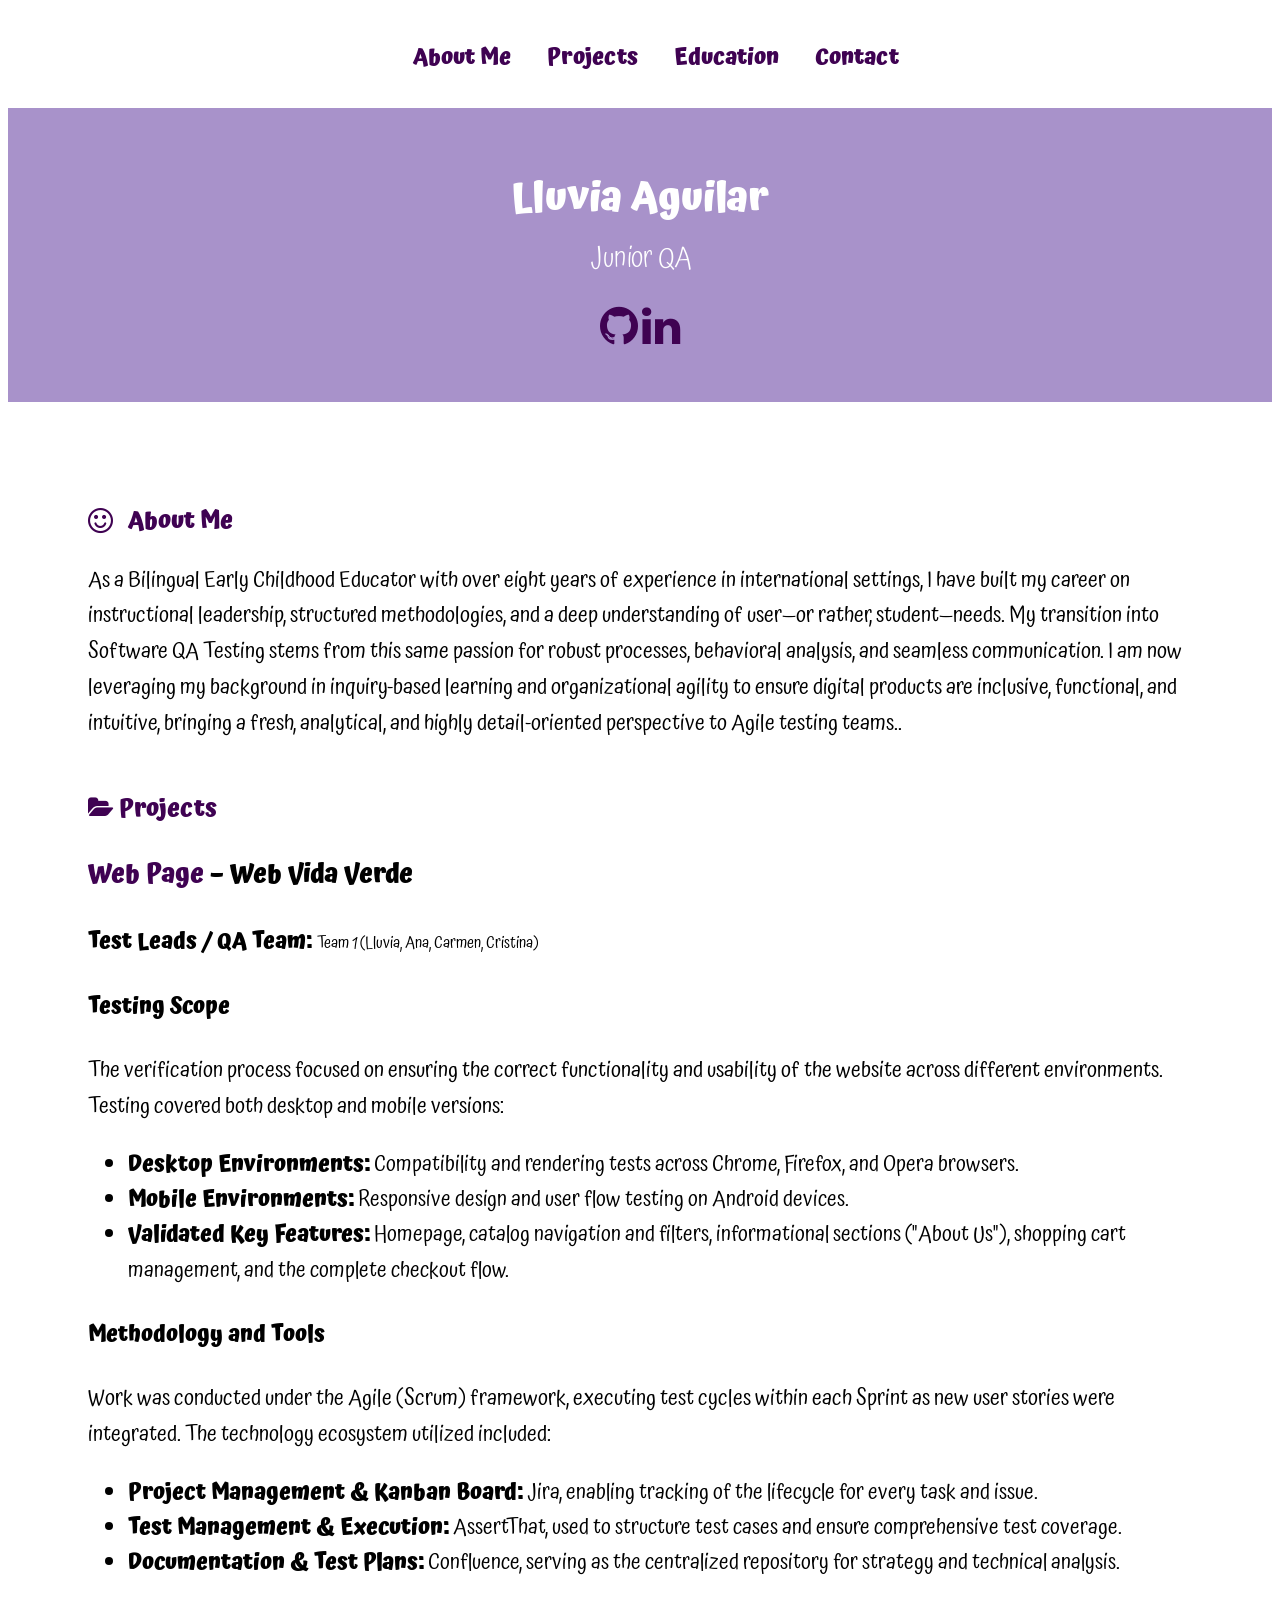
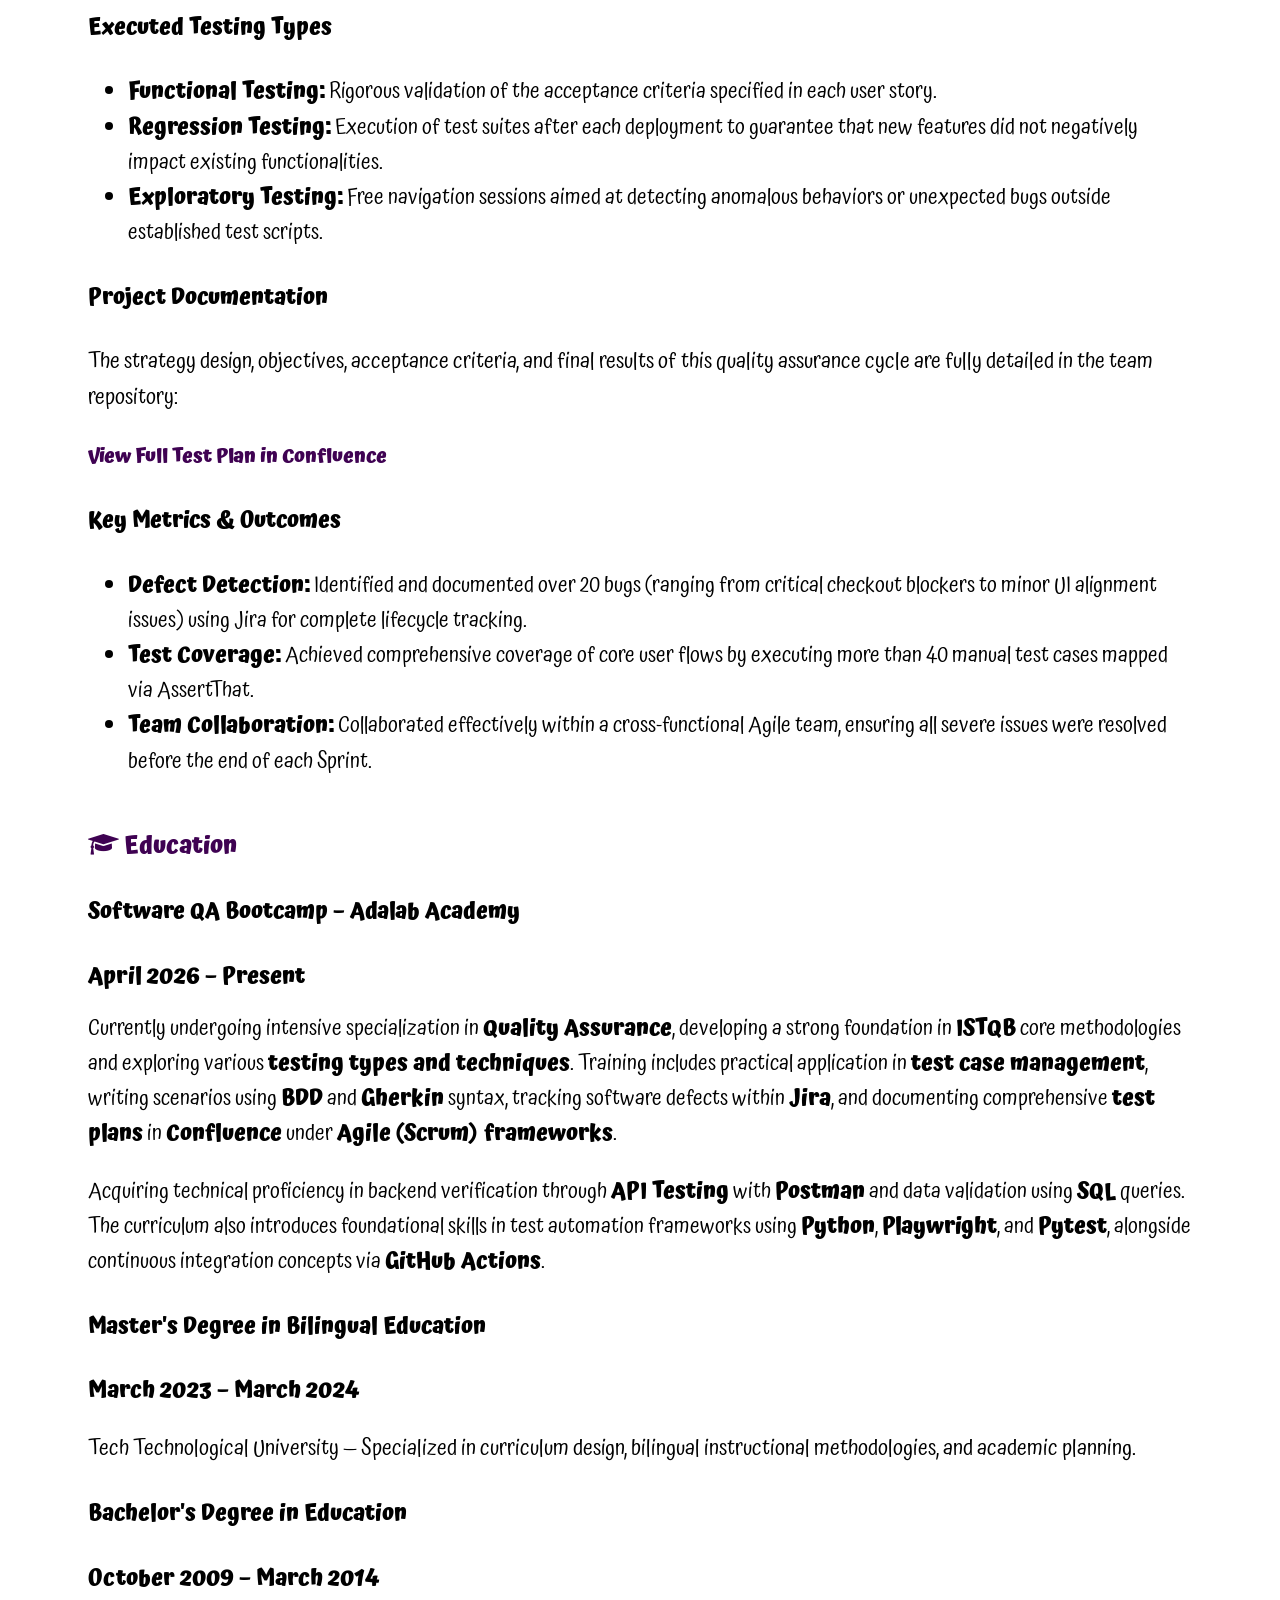
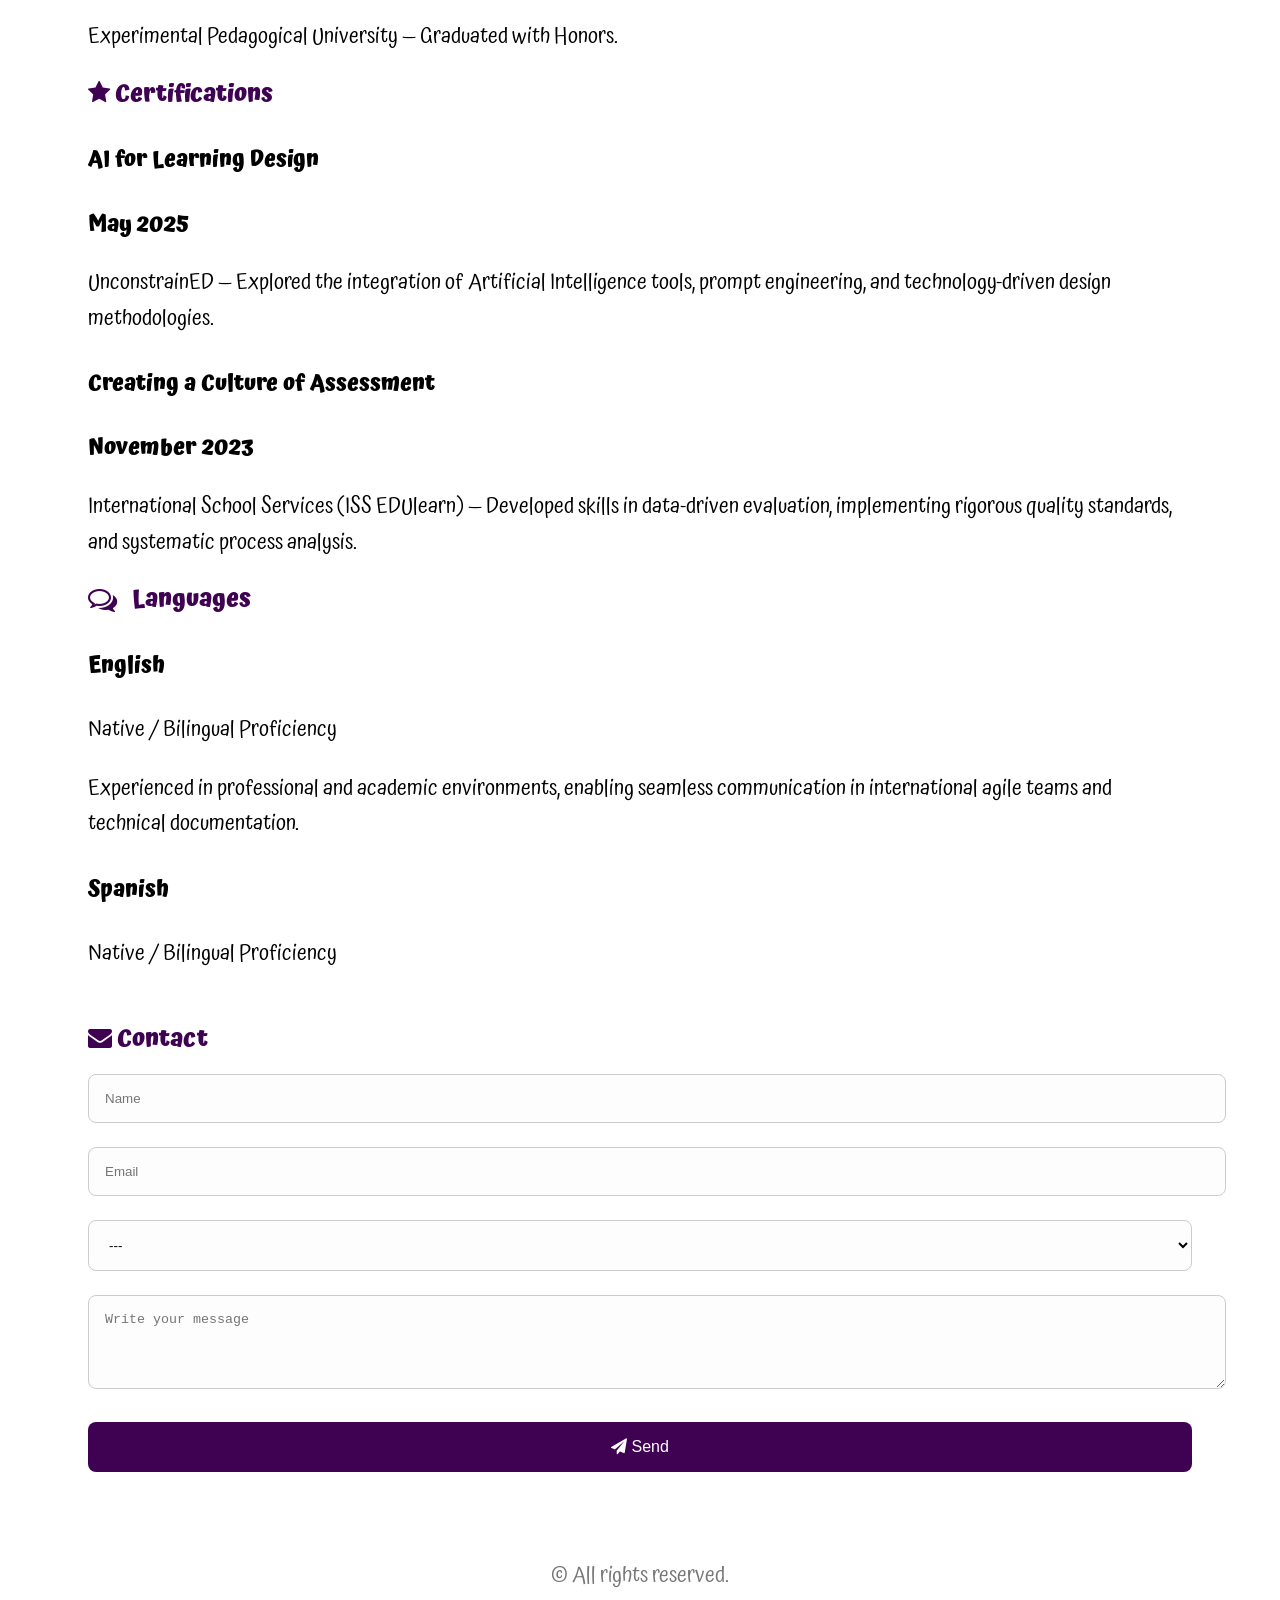
<file: index.html>
<!DOCTYPE html>
<html lang="es">

<head>
  <meta charset="UTF-8" />
  <meta name="viewport" content="width=device-width, initial-scale=1.0" />
  <meta name="description" content="Portfolio QA Junior Lluvia Aguilar" />
  <meta name="author" content="Lluvia Aguilar" />
  <title>Lluvia Aguilar - Portfolio</title>
<link href="https://fonts.googleapis.com/css?family=Atma" rel="stylesheet">
<link href="style.css" rel="stylesheet" />
  <!-- Importar Font Awesome para los iconos -->
  <link rel="stylesheet" href="https://cdnjs.cloudflare.com/ajax/libs/font-awesome/4.7.0/css/font-awesome.min.css" />
</head>

<body>
        <!-- Menú de navegación -->
  <nav>
      <ul>
        <li><a id="aboutme" href="#aboutme">About Me</a></li>
        <li><a id="menuprojects" href="#projects">Projects</a></li>
        <li><a id="menueducation" href="#education">Education</a></li>
        <li><a id="menucontact" href="#contact">Contact</a></li>
      </ul>
    </nav>
  <header>
    <h1 id="minombre">Lluvia Aguilar</h1>
    <p id="titulo">Junior QA</p>
    <p>
      <a id="linkgithub" href="https://github.com/LluviaAQAOrganization" title="GitHub"
        class="fa fa-github fa-2x" aria-label="GitHub"></a>
      <a id="linklinkedin" href="https://www.linkedin.com/in/lluvia-aguilar-l-34731b346/" title="LinkedIn"
        class="fa fa-linkedin fa-2x" aria-label="LinkedIn"></a>
    </p>
  </header>
  <main>
    <section id="aboutme">
     <h2 id="tituloaboutme">
  <i class="fa fa-smile-o"></i> About Me
</h2>
<p>As a Bilingual Early Childhood Educator with over eight years of experience in international settings, I have built my career on instructional leadership, structured methodologies, and a deep understanding of user—or rather, student—needs. My transition into Software QA Testing stems from this same passion for robust processes, behavioral analysis, and seamless communication. I am now leveraging my background in inquiry-based learning and organizational agility to ensure digital products are inclusive, functional, and intuitive, bringing a fresh, analytical, and highly detail-oriented perspective to Agile testing teams..
</p>

    </section>

    <section id="projects">
      <h2 id="tituloprojects">
        <i class="fa fa-folder-open"></i> Projects
      </h2>

      <h3>
        <a id="linkproyectoapi" href="https://web-qa.dev.adalab.es/" target="_blank">Web Page</a>
        – Web Vida Verde
      </h3>
      <h4>Test Leads / QA Team: <span class="team-description">Team 1 (Lluvia, Ana, Carmen, Cristina)</span></h4>

  <h4>Testing Scope</h4>
<p>
  The verification process focused on ensuring the correct functionality and usability of the website across different environments. Testing covered both desktop and mobile versions:
</p>
<ul>
  <li><strong>Desktop Environments:</strong> Compatibility and rendering tests across Chrome, Firefox, and Opera browsers.</li>
  <li><strong>Mobile Environments:</strong> Responsive design and user flow testing on Android devices.</li>
  <li><strong>Validated Key Features:</strong> Homepage, catalog navigation and filters, informational sections ("About Us"), shopping cart management, and the complete checkout flow.</li>
</ul>

<h4>Methodology and Tools</h4>
<p>
  Work was conducted under the Agile (Scrum) framework, executing test cycles within each Sprint as new user stories were integrated. The technology ecosystem utilized included:
</p>
<ul>
  <li><strong>Project Management & Kanban Board:</strong> Jira, enabling tracking of the lifecycle for every task and issue.</li>
  <li><strong>Test Management & Execution:</strong> AssertThat, used to structure test cases and ensure comprehensive test coverage.</li>
  <li><strong>Documentation & Test Plans:</strong> Confluence, serving as the centralized repository for strategy and technical analysis.</li>
</ul>

<h4>Executed Testing Types</h4>
<ul>
  <li><strong>Functional Testing:</strong> Rigorous validation of the acceptance criteria specified in each user story.</li>
  <li><strong>Regression Testing:</strong> Execution of test suites after each deployment to guarantee that new features did not negatively impact existing functionalities.</li>
  <li><strong>Exploratory Testing:</strong> Free navigation sessions aimed at detecting anomalous behaviors or unexpected bugs outside established test scripts.</li>
</ul>

<h4>Project Documentation</h4>
<p>
  The strategy design, objectives, acceptance criteria, and final results of this quality assurance cycle are fully detailed in the team repository:
</p>
<p>
  <strong><a href="https://bootcampqa-equipo1.atlassian.net/wiki/spaces/E1/pages/98306/Plan+de+Pruebas+-+Web+Vida+Verde" target="_blank" style="color: #3f0252; font-size: 20px;">View Full Test Plan in Confluence</a></strong>
</p>
 
<h4>Key Metrics & Outcomes</h4>
<ul>
  <li><strong>Defect Detection:</strong> Identified and documented over 20 bugs (ranging from critical checkout blockers to minor UI alignment issues) using Jira for complete lifecycle tracking.</li>
  <li><strong>Test Coverage:</strong> Achieved comprehensive coverage of core user flows by executing more than 40 manual test cases mapped via AssertThat.</li>
  <li><strong>Team Collaboration:</strong> Collaborated effectively within a cross-functional Agile team, ensuring all severe issues were resolved before the end of each Sprint.</li>
</ul>

    </section>

    <section id="education">
      <h2 id="tituloeducacion">
        <i class="fa fa-graduation-cap"></i> Education
      </h2>

      <h4>Software QA Bootcamp – Adalab Academy</h4>
<p><strong>April 2026 – Present</strong></p>

    Currently undergoing intensive specialization in <strong>Quality Assurance</strong>, developing a strong foundation in 
    <strong>ISTQB</strong> core methodologies and exploring various <strong>testing types and techniques</strong>. 
    Training includes practical application in <strong>test case management</strong>, writing scenarios using 
    <strong>BDD</strong> and <strong>Gherkin</strong> syntax, tracking software defects within <strong>Jira</strong>, 
    and documenting comprehensive <strong>test plans</strong> in <strong>Confluence</strong> under <strong>Agile (Scrum) frameworks</strong>.
  </p>
  
    Acquiring technical proficiency in backend verification through <strong>API Testing</strong> with 
    <strong>Postman</strong> and data validation using <strong>SQL</strong> queries. The curriculum also introduces 
    foundational skills in test automation frameworks using <strong>Python</strong>, <strong>Playwright</strong>, and 
    <strong>Pytest</strong>, alongside continuous integration concepts via <strong>GitHub Actions</strong>.
  </p>

     <div class="education-block">
  <h4>Master's Degree in Bilingual Education</h4>
  <p class="date"><strong>March 2023 – March 2024</strong></p>
  <p>Tech Technological University — Specialized in curriculum design, bilingual instructional methodologies, and academic planning.</p>
</div>

<div class="education-block">
  <h4>Bachelor's Degree in Education</h4>
  <p class="date"><strong>October 2009 – March 2014</strong></p>
  <p>Experimental Pedagogical University — Graduated with Honors.</p>
</div>

<h2 id="titulocertificaciones">
  <i class="fa fa-star"></i> Certifications
</h2>
<div class="education-block">
  <h4>AI for Learning Design</h4>
  <p class="date"><strong>May 2025</strong></p>
  <p>UnconstrainED — Explored the integration of Artificial Intelligence tools, prompt engineering, and technology-driven design methodologies.</p>
</div>

<div class="education-block">
  <h4>Creating a Culture of Assessment</h4>
  <p class="date"><strong>November 2023</strong></p>
  <p>International School Services (ISS EDUlearn) — Developed skills in data-driven evaluation, implementing rigorous quality standards, and systematic process analysis.</p>
</div>

<section id="languages">
  <h2 id="titulolenguajes">
  <i class="fa fa-comments-o"></i> Languages
</h2>
  
  <div class="education-block">
    <h4>English</h4>
    <p class="education-date">Native / Bilingual Proficiency</p>
    <p>Experienced in professional and academic environments, enabling seamless communication in international agile teams and technical documentation.</p>
  </div>

  <div class="education-block">
    <h4>Spanish</h4>
    <p class="education-date">Native / Bilingual Proficiency</p>
  </div>
</section>

    </section>

<section id="contact">
  <h2 id="titulocontacto">
    <i class="fa fa-envelope"></i> Contact
  </h2>
  <form id="contactForm" onsubmit="return enviarFormulario(event)">
    <input id="nombre" type="text" placeholder="Name" required />
    <input id="email" type="email" placeholder="Email" required />
    <select id="asunto" required>
      <option value="">---</option>
      <option value="info">Information</option>
      <option value="job">Job Opportunity</option>
      <option value="other">Other</option>
    </select>
    <textarea id="mensaje" rows="4" placeholder="Write your message" required maxlength="500"></textarea>
    <button id="enviar" type="submit">
      <i class="fa fa-paper-plane"></i> Send
    </button>
  </form>
  <p id="formMessage"></p>
</section>


  <footer>
    <p>&copy; All rights reserved.</p>
  </footer>
  <script src="script.js" defer></script>
</body>
</html>
</file>
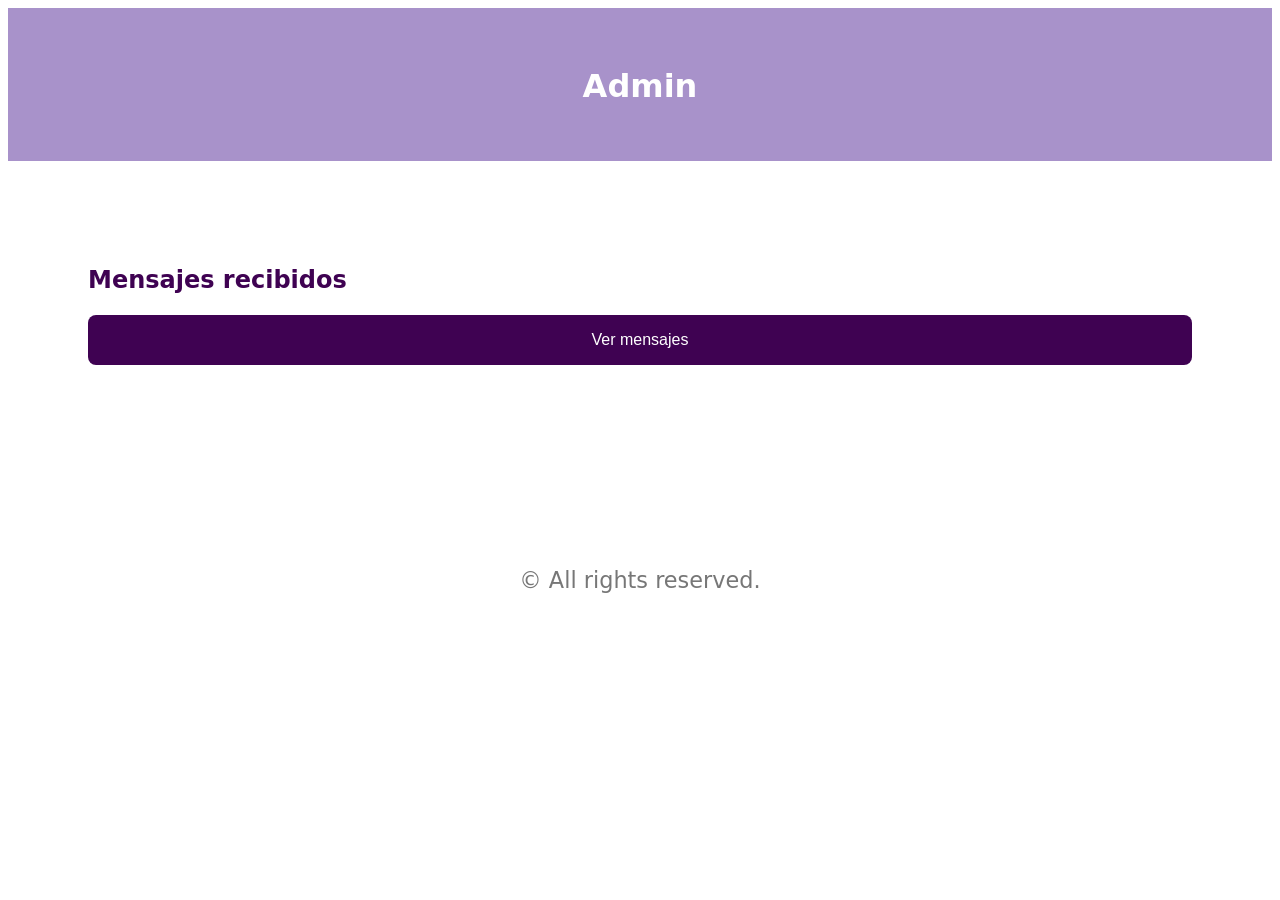
<file: admin.html>
<!DOCTYPE html>
<html lang="es">
<head>
  <meta charset="UTF-8">
  <title>Admin - Mensajes</title>
  <link rel="stylesheet" href="style.css">
</head>
<body>

<header>
  <h1>Admin</h1>
</header>

<main>
  <section id="admin">
    <h2>Mensajes recibidos</h2>
    <button id="verMensajes" onclick="mostrarDatos()">Ver mensajes</button>

    <table id="formsTable">

    </table>

    <p id="status"></p>
  </section>
</main>

<footer>
    <p>&copy; All rights reserved.</p>
</footer>

<script src="script.js"></script>

</body>
</html>
</file>
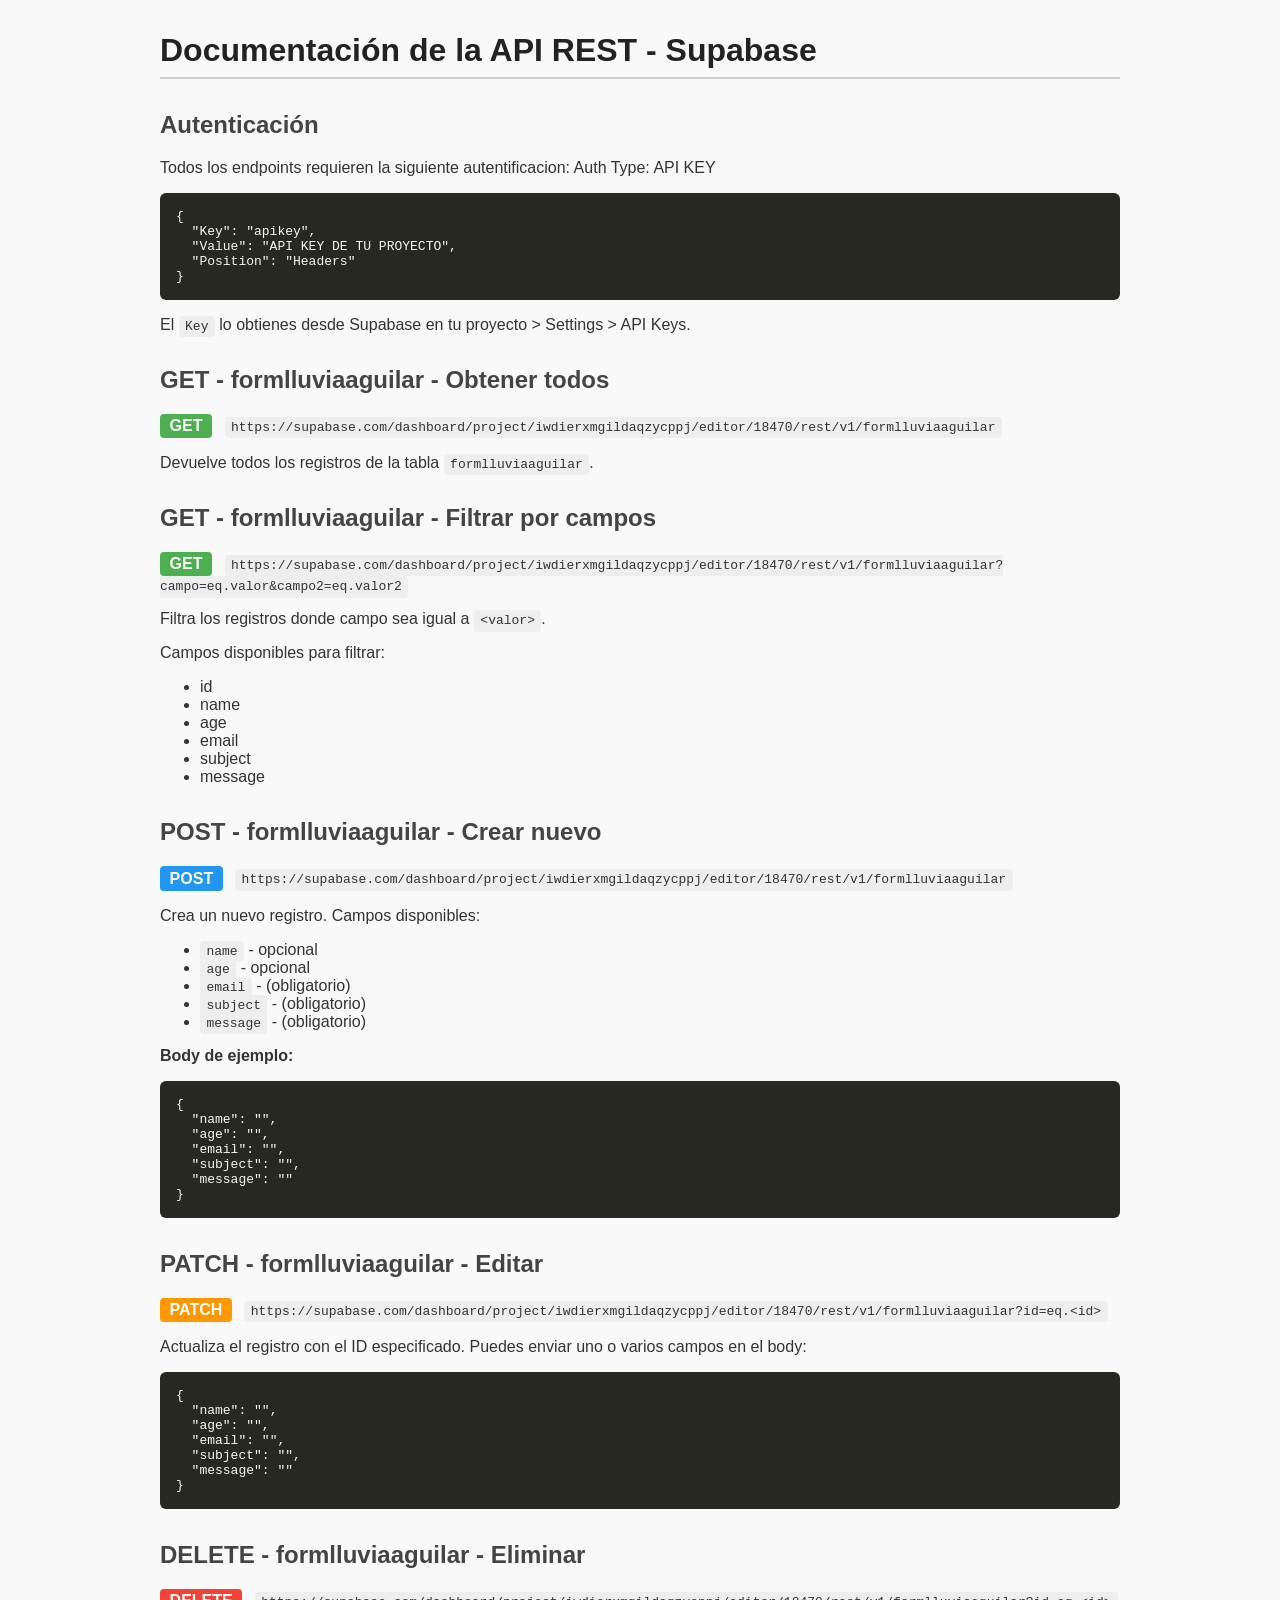
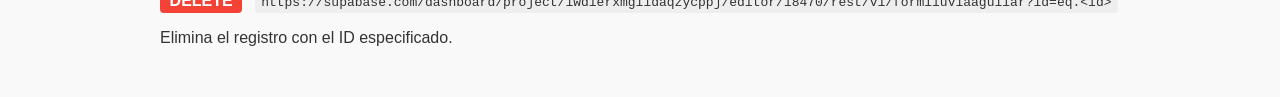
<file: apidoc.html>
<!DOCTYPE html>
<!-- saved from url=(0067)https://bootcamp-qa.github.io/ReportGenerator/documentacionapi.html -->
<html lang="es"><head><meta http-equiv="Content-Type" content="text/html; charset=UTF-8"><style>body {transition: opacity ease-in 0.2s; } 
body[unresolved] {opacity: 0; display: block; overflow: hidden; position: relative; } 
</style>
  
  <title>Documentación API Supabase</title>
  <style>
    body {
      font-family: 'Segoe UI', sans-serif;
      margin: 2rem auto;
      max-width: 960px;
      background: #f9f9f9;
      color: #333;
    }
    h1 { color: #222; border-bottom: 2px solid #ccc; padding-bottom: 0.5rem; }
    h2 { margin-top: 2rem; color: #444; }
    code { background: #eee; padding: 0.2rem 0.4rem; border-radius: 4px; }
    pre {
      background: #272822;
      color: #f8f8f2;
      padding: 1rem;
      border-radius: 6px;
      overflow-x: auto;
    }
    .method {
      display: inline-block;
      font-weight: bold;
      padding: 0.2rem 0.6rem;
      border-radius: 4px;
      margin-right: 0.5rem;
      color: white;
    }
    .GET { background: #4caf50; }
    .POST { background: #2196f3; }
    .PATCH { background: #ff9800; }
    .DELETE { background: #f44336; }

    label {
      display: block;
      margin-top: 1rem;
      font-weight: bold;
    }
    input[type=text] {
      width: 100%;
      padding: 0.5rem;
      font-size: 1rem;
      margin-top: 0.3rem;
      box-sizing: border-box;
    }
    button {
      margin-top: 1.5rem;
      padding: 0.6rem 1rem;
      font-size: 1rem;
      cursor: pointer;
    }
  </style>
</head>
<body>

<h1>Documentación de la API REST - Supabase</h1>

<form id="form" onsubmit="return false;" style="display: none;">
  <label for="tableName">Nombre de la tabla:</label>
  <input type="text" id="tableName" placeholder="clientes" required="">

  <label for="columns">Columnas (separadas por coma, * indica obligatorio):</label>
  <input type="text" id="columns" placeholder="nombre, telefono*, correo*" required="">

  <label for="baseUrl">Base URL:</label>
  <input type="text" id="baseUrl" placeholder="https://proyecto.supabase.co" required="">

  <button onclick="generate()">GENERAR DOCUMENTACION API</button>
</form>

<!-- Aquí pondremos la documentación generada -->
<div id="docs" style="margin-top:2rem;">
        <h2>Autenticación</h2>
    <p>Todos los endpoints requieren la siguiente autentificacion: Auth Type: API KEY</p>
    <pre>{
  "Key": "apikey",
  "Value": "API KEY DE TU PROYECTO",
  "Position": "Headers"
}</pre>
    <p>El <code>Key</code> lo obtienes desde Supabase en tu proyecto &gt; Settings &gt; API Keys.</p>
  
    <h2>GET - formlluviaaguilar - Obtener todos </h2>
    <p><span class="method GET">GET</span> <code>https://supabase.com/dashboard/project/iwdierxmgildaqzycppj/editor/18470/rest/v1/formlluviaaguilar</code></p>
    <p>Devuelve todos los registros de la tabla <code>formlluviaaguilar</code>.</p>

    <h2>GET - formlluviaaguilar - Filtrar por campos</h2>
    <p><span class="method GET">GET</span> <code>https://supabase.com/dashboard/project/iwdierxmgildaqzycppj/editor/18470/rest/v1/formlluviaaguilar?campo=eq.valor&amp;campo2=eq.valor2</code></p>
    <p>Filtra los registros donde campo sea igual a <code>&lt;valor&gt;</code>.</p>
    <p>Campos disponibles para filtrar:</p>
    <ul>
      <li>id</li><li>name</li><li>age</li><li>email</li><li>subject</li><li>message</li>
    </ul>

    <h2>POST - formlluviaaguilar - Crear nuevo</h2>
    <p><span class="method POST">POST</span> <code>https://supabase.com/dashboard/project/iwdierxmgildaqzycppj/editor/18470/rest/v1/formlluviaaguilar</code></p>
    <p>Crea un nuevo registro. Campos disponibles:</p>
    <ul>
      <li><code>name</code> - opcional</li><li><code>age</code> - opcional</li><li><code>email</code> -  (obligatorio)</li><li><code>subject</code> -  (obligatorio)</li><li><code>message</code> -  (obligatorio)</li>
    </ul>
    <p><strong>Body de ejemplo:</strong></p>
    <pre>{
  "name": "",
  "age": "",
  "email": "",
  "subject": "",
  "message": ""
}</pre>

    <h2>PATCH - formlluviaaguilar - Editar </h2>
    <p><span class="method PATCH">PATCH</span> <code>https://supabase.com/dashboard/project/iwdierxmgildaqzycppj/editor/18470/rest/v1/formlluviaaguilar?id=eq.&lt;id&gt;</code></p>
    <p>Actualiza el registro con el ID especificado. Puedes enviar uno o varios campos en el body:</p>
    <pre>{
  "name": "<nuevo string="">",
  "age": "<nuevo string="">",
  "email": "<nuevo string="">",
  "subject": "<nuevo string="">",
  "message": "<nuevo string="">"
}</nuevo></nuevo></nuevo></nuevo></nuevo></pre>

    <h2>DELETE - formlluviaaguilar - Eliminar </h2>
    <p><span class="method DELETE">DELETE</span> <code>https://supabase.com/dashboard/project/iwdierxmgildaqzycppj/editor/18470/rest/v1/formlluviaaguilar?id=eq.&lt;id&gt;</code></p>
    <p>Elimina el registro con el ID especificado.</p>


  </div>

<script>
function generate() {
  let tableName = document.getElementById('tableName').value.trim() || 'clientes';
  const columnsRaw = document.getElementById('columns').value.trim();
  const baseUrlRaw = document.getElementById('baseUrl').value.trim() || 'https://<TU_PROYECTO>.supabase.co';

  // Procesar columnas
  const colsArr = columnsRaw.split(',').map(c => c.trim()).filter(c => c.length > 0);

  const columns = colsArr.map(col => {
    let required = false;
    let name = col;
    if (col.endsWith('*')) {
      required = true;
      name = col.slice(0, -1).trim();
    }
    return { name, type: "string", required };
  });

  const baseUrl = `${baseUrlRaw}/rest/v1/${tableName}`;

  function generatePostBody() {
    const obj = {};
    columns.forEach(col => {
      if (col.name !== "id") {
        obj[col.name] = "";
      }
    });
    return JSON.stringify(obj, null, 2);
  }

  function generatePatchBody() {
    const obj = {};
    columns.forEach(col => {
      if (col.name !== "id") {
        obj[col.name] = `<nuevo ${col.type}>`;
      }
    });
    return JSON.stringify(obj, null, 2);
  }

  // Construir el HTML para la documentación
  let html = `
        <h2>Autenticación</h2>
    <p>Todos los endpoints requieren la siguiente autentificacion: Auth Type: API KEY</p>
    <pre>{
  "Key": "apikey",
  "Value": "API KEY DE TU PROYECTO",
  "Position": "Headers"
}</pre>
    <p>El <code>Key</code> lo obtienes desde Supabase en tu proyecto &gt; Settings &gt; API Keys.</p>
  
    <h2>GET - ${tableName} - Obtener todos </h2>
    <p><span class="method GET">GET</span> <code>${baseUrl}</code></p>
    <p>Devuelve todos los registros de la tabla <code>${tableName}</code>.</p>

    <h2>GET - ${tableName} - Filtrar por campos</h2>
    <p><span class="method GET">GET</span> <code>${baseUrl}?campo=eq.valor&campo2=eq.valor2</code></p>
    <p>Filtra los registros donde campo sea igual a <code>&lt;valor&gt;</code>.</p>
    <p>Campos disponibles para filtrar:</p>
    <ul>
      ${columns.map(col => `<li>${col.name}</li>`).join('')}
    </ul>

    <h2>POST - ${tableName} - Crear nuevo</h2>
    <p><span class="method POST">POST</span> <code>${baseUrl}</code></p>
    <p>Crea un nuevo registro. Campos disponibles:</p>
    <ul>
      ${columns.filter(c => c.name !== 'id').map(col => `<li><code>${col.name}</code> - ${col.required ? " (obligatorio)" : "opcional"}</li>`).join('')}
    </ul>
    <p><strong>Body de ejemplo:</strong></p>
    <pre>${generatePostBody()}</pre>

    <h2>PATCH - ${tableName} - Editar </h2>
    <p><span class="method PATCH">PATCH</span> <code>${baseUrl}?id=eq.&lt;id&gt;</code></p>
    <p>Actualiza el registro con el ID especificado. Puedes enviar uno o varios campos en el body:</p>
    <pre>${generatePatchBody()}</pre>

    <h2>DELETE - ${tableName} - Eliminar </h2>
    <p><span class="method DELETE">DELETE</span> <code>${baseUrl}?id=eq.&lt;id&gt;</code></p>
    <p>Elimina el registro con el ID especificado.</p>


  `;

  document.getElementById('docs').innerHTML = html;
   document.getElementById('form').style.display = 'none';
  
}


</script>




<veepn-lock-screen><template shadowrootmode="open"><style>html{box-sizing:border-box;text-size-adjust:100%;word-break:normal;tab-size:4}*,:before,:after{background-repeat:no-repeat;box-sizing:border-box}:before,:after{text-decoration:inherit;vertical-align:inherit}*{padding:0;margin:0}hr{overflow:visible;height:0;color:inherit;border:0;border-top:1px solid}details,main{display:block}summary{display:list-item}small{font-size:80%}[hidden]{display:none!important}abbr[title]{border-bottom:none;text-decoration:underline;text-decoration:underline dotted}a{background-color:transparent}a:active,a:hover{outline-width:0}code,kbd,pre,samp{font-family:monospace}pre{font-size:1em}b,strong{font-weight:bolder}sub,sup{font-size:75%;line-height:0;position:relative;vertical-align:baseline}sub{bottom:-.25em}sup{top:-.5em}table{border-color:inherit;text-indent:0}iframe{border-style:none}input{border-radius:0}[type=number]::-webkit-inner-spin-button,[type=number]::-webkit-outer-spin-button{height:auto}[type=search]{appearance:textfield;outline-offset:-2px}[type=search]::-webkit-search-decoration{appearance:none}textarea{overflow:auto;resize:vertical}button,input,optgroup,select,textarea{font:inherit;color:inherit}optgroup{font-weight:700}button{overflow:visible}button,select{text-transform:none}button,[type=button],[type=reset],[type=submit],[role=button]{cursor:pointer}button::-moz-focus-inner,[type=button]::-moz-focus-inner,[type=reset]::-moz-focus-inner,[type=submit]::-moz-focus-inner{border-style:none;padding:0}button,html [type=button],[type=reset],[type=submit]{appearance:auto}button,input,select,textarea{background-color:transparent;border-style:none}button:-moz-focusring,[type=button]::-moz-focus-inner,[type=reset]::-moz-focus-inner,[type=submit]::-moz-focus-inner{outline:1px dotted ButtonText}select{appearance:none}a:focus,button:focus,input:focus,select:focus,textarea:focus{outline-width:0}select::-ms-expand{display:none}select::-ms-value{color:currentcolor}legend{border:0;color:inherit;display:table;white-space:normal;max-width:100%}::-webkit-file-upload-button{appearance:auto;color:inherit;font:inherit}[disabled]{cursor:default}img{border-style:none}progress{vertical-align:baseline}[aria-busy=true]{cursor:progress}[aria-controls]{cursor:pointer}[aria-disabled=true]{cursor:default}ul,ol{list-style-type:none}figure{margin:0}@keyframes slide-in{0%{opacity:0;transform:translateY(16px)}to{opacity:1;transform:translateY(0)}}.gradient-blue{background:radial-gradient(106.41% 128.47% at 50.15% 128.47%,#23abff,#3066ff)}.gradient-green{background:radial-gradient(92.26% 118.88% at 50.15% .13%,#00c3c3,#00aab3)}.gradient-purple{background:radial-gradient(165.12% 115.56% at 50.15% .13%,#a15aff,#00a0eb)}.bg-blue{background-color:#f2f5ff}.bg-purple{background-color:#f7f0ff}.bg-green{background-color:#ebffed}.lock-screen{font-family:FigtreeVF,sans-serif;letter-spacing:normal;position:fixed;z-index:2147483638;right:24px;bottom:24px;width:327px;border-radius:24px;overflow:hidden;box-shadow:0 24px 32px #00000014;animation:slide-in .3s ease-in-out forwards}.lock-screen__content{position:relative;padding:24px 24px 64px}.lock-screen__close{position:absolute;top:16px;right:16px;width:24px;height:24px;display:flex;align-items:center;justify-content:center;opacity:.5}.lock-screen__label{height:26px;width:fit-content;border-radius:50px;background-color:#fff3;padding-inline:16px;display:flex;align-items:center;justify-content:center;gap:8px;color:#fff;font-size:12px;line-height:18px;margin:-8px auto 16px}.lock-screen__title{color:#fff;text-align:center;font-size:20px;line-height:28px;font-weight:600;margin-bottom:8px}.lock-screen__description{color:#f5f6f7;text-align:center;font-size:14px;line-height:20px}.lock-screen__description b{font-weight:600}.lock-screen__card{position:relative;z-index:1;margin-top:-44px;background-color:#fff;border-radius:24px;padding:32px 20px 20px}.lock-screen__inner{margin-bottom:24px}.lock-screen__submit{display:flex;align-items:center;justify-content:center;gap:10px;font-weight:700;font-size:16px;height:40px;width:100%;border-radius:12px;padding-inline:16px;background-color:#f70;color:#fff;margin-bottom:16px}.lock-screen__skip{display:flex;align-items:center;justify-content:center;font-size:14px;line-height:20px;color:#82829c;margin-inline:auto}.price-card{border:1px solid #f2f2fc;background:linear-gradient(254.14deg,#fafbff .04%,#f5f8ff 100.04%);border-radius:24px;padding:24px 28px}.price-card__label{color:#4a5764;text-align:center;font-size:14px;line-height:20px;text-transform:uppercase;margin-bottom:16px}.price-card__price{display:flex;justify-content:center;align-items:flex-start;column-gap:2px;margin-bottom:12px}.price-card__currency{color:#515478;font-size:18px;line-height:28px}.price-card__number{color:#14142a;text-align:center;font-size:64px;line-height:54px}.price-card__wrap{display:flex;flex-direction:column}.price-card__decimal{color:#515478;font-size:18px;line-height:28px;font-weight:600}.price-card__period{color:#515478;font-size:14px;line-height:20px;margin-top:-6px}.price-card__discount{position:relative;display:flex;align-items:center;justify-content:center;margin-bottom:12px}.price-card__discount-divider{position:absolute;z-index:0;top:50%;left:0;width:100%;height:1px;background-color:#dbe2f9;transform:translateY(-50%)}.price-card__discount-icon{position:absolute;z-index:1;top:50%;left:50%;transform:translate(-50%,-50%)}.price-card__discount-text{position:relative;z-index:2;color:#fff;font-size:12px;font-weight:600;line-height:18px}.price-card__features{display:flex;align-items:center;justify-content:center;column-gap:16px}.price-card__feature{color:#222e3a;font-size:14px;line-height:20px;display:flex;align-items:center;gap:6px}.price-card__feature:before{content:"";display:block;width:4px;height:4px;background-color:#20df9e;border-radius:50%;flex-shrink:0}.features-list{display:grid;grid-template-columns:repeat(3,1fr);gap:12px}.features-list__item{display:flex;flex-direction:column;align-items:center;gap:6px}.features-list__icon{width:52px;height:52px;border-radius:12px;display:flex;align-items:center;justify-content:center}.features-list__text{color:#293a53;text-align:center;font-size:16px;line-height:24px;letter-spacing:-.1px}</style></template><style>@font-face{font-family:FigtreeVF;src:url(chrome-extension://majdfhpaihoncoakbjgbdhglocklcgno/fonts/FigtreeVF.woff2) format("woff2 supports variations"),url(chrome-extension://majdfhpaihoncoakbjgbdhglocklcgno/fonts/FigtreeVF.woff2) format("woff2-variations");font-weight:100 1000;font-display:swap}</style></veepn-lock-screen></body></html>
</file>
<file: style.css>
body, h1, h2, h3, p, a, li, span {
    font-family: 'Atma', system-ui, sans-serif !important;
}

.fa, .fab, .fas, .far {
    font-family: 'FontAwesome' !important; 
}

body {
    font-size: 22px;
    line-height: 1.6;
}

header {
  background-color: rgb(168, 146, 202);
  color: white;
  padding: 2rem 0;
  text-align: center;
}

#minombre {
    font-size: 2.5rem !important;
    margin-bottom: 5px;
}

#titulo {
    font-size: 1.8rem !important;
    font-weight: 300;
    margin-top: 0;
}

nav ul li a {
    font-size: 1.4rem !important;
    font-weight: bold;
}

main {
  padding: 5rem;
  text-align: left;
}

nav {
  text-align: center;
  width:100%;
  padding: 1rem;
}

nav ul {
  padding: 0;
  margin: 0;
    background-color: white;
  
}

nav ul li {
  display: inline-block;
  margin: 0rem;
  font-size: 1rem;
  padding: 1rem;
  border-radius: 0.5rem ;

}
/* Menú vertical en móvil */
@media (max-width: 768px) {
  nav ul li {
    display: block;
    margin: 0.8rem 0;
  }
}

h1 {
  font-size: 2rem;
  margin-bottom: 1rem;
}

p {
  font-size: 1.4rem;
  margin-bottom: 1rem;
}

a {
  color: #3f0252;
  text-decoration: none;
}

a:hover {
  text-decoration: underline;
}

section {
  margin-bottom: 3rem;
}

h2 {
  font-size: 1.5rem;
  margin-bottom: 1rem;
  color: #3f0252;
}

#tituloaboutme .fa {
    font-size: 1.8rem; 
    vertical-align: middle; 
    margin-right: 10px; 
}

#titulolenguajes .fa {
    font-size: 1.8rem;
    vertical-align: middle;
    margin-right: 10px;
}

/* FORMULARIO */
form {
  width: 100%;
  font-size: 1rem;
}

input,
textarea,
select {
  width: 100%;
  padding: 1rem;
  margin-bottom: 1.5rem;
  border: 1px solid #ccc;
  border-radius: 0.5rem;
  background-color: #fdfdfd;
}

button {
  width: 100%;
  padding: 1rem;
  background-color: #3f0252;
  color: white;
  border: none;
  border-radius: 0.5rem;
  font-size: 1rem;
}

footer {
  margin-top: 2rem;
  padding: 1rem;
  font-size: 0.9rem;
  color: #777;
  text-align: center;
}

table {
  width: 100%;
  border-collapse: collapse;
  table-layout: fixed; /* CLAVE */
  font-family: Arial, sans-serif;
}

th, td {
  border: 1px solid #ddd;
  padding: 6px;
  font-size: 14px;
  word-wrap: break-word;
  overflow-wrap: break-word;
}

thead {
  background-color: #f4f4f4;
}

/* Móvil */
@media (max-width: 768px) {
  th, td {
    font-size: 12px;
    padding: 4px;
  }
}

.team-description {
  font-weight: normal;
  font-size: 1rem;
}
</file>
